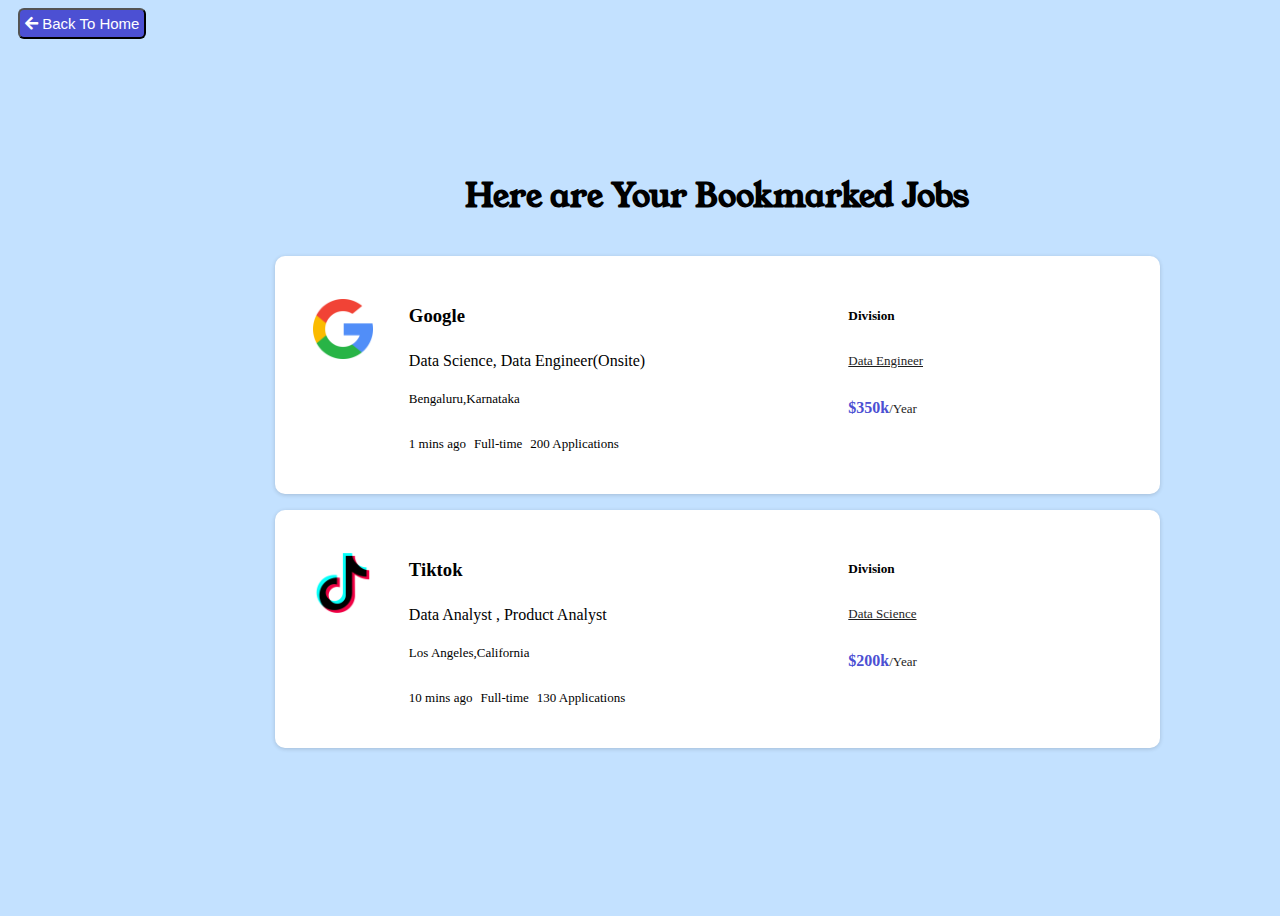
<file: assets/bookmarks.html>
<!DOCTYPE html>
<html lang="en">
<head>
    <meta charset="UTF-8">
    <meta name="viewport" content="width=device-width, initial-scale=1.0">
    <link rel="stylesheet" href="./css/bookmarks.css">
    <link rel="stylesheet" href="https://cdnjs.cloudflare.com/ajax/libs/font-awesome/5.15.2/css/all.min.css" />
    <title>JobsPlace - Bookmarks</title>
</head>
<body class="full-background">
    <div class="back">
        <button onclick="goBack()"><i class="fas fa-arrow-left"></i>   Back To Home</button>
        </div>
    
        <script>
        function goBack() {
        window.history.back();
        }
        </script>
    <div class="full">
        <div class="header">
            <h1>Here are Your Bookmarked Jobs</h1>
        </div>

        <div class="wrapper">
            <!--google-->
            <div class="card">
                <div class="card-left blue-bg">
                    <img src="../images/google.png">
                </div>
                <div class="card-center">
                    <h3>Google</h3>
                    <p class="card-detail">Data Science, Data Engineer(Onsite)</p>
                    <p class="card-loc"><ion-icon name="location-outline"></ion-icon>Bengaluru,Karnataka</p>
                    <div class="card-sub">
                        <p><ion-icon name="today-outline"></ion-icon>1 mins ago</p>
                        <p><ion-icon name="hourglass-outline"></ion-icon>Full-time</p>
                        <p><ion-icon name="people-outline"></ion-icon>200 Applications</p>
                    </div>
                </div>
                <div class="card-right">
                    <div class="card-tag">
                        <h5>Division</h5>
                        <a href="#">Data Engineer</a>
                    </div>
                    <div class="card-salary">
                        <p><b>$350k</b><span>/Year</span></p>
                    </div>
                </div>
            </div>
        <!--tiktok-->
            <div class="card">
                <div class="card-left yellow-bg">
                    <img src="../images/tik-tok.png">
                </div>
                <div class="card-center">
                    <h3>Tiktok</h3>
                    <p class="card-detail">Data Analyst , Product Analyst</p>
                    <p class="card-loc"><ion-icon name="location-outline"></ion-icon>Los Angeles,California</p>
                    <div class="card-sub">
                        <p><ion-icon name="today-outline"></ion-icon>10 mins ago</p>
                        <p><ion-icon name="hourglass-outline"></ion-icon>Full-time</p>
                        <p><ion-icon name="people-outline"></ion-icon>130 Applications</p>
                    </div>
                </div>
                <div class="card-right">
                    <div class="card-tag">
                        <h5>Division</h5>
                        <a href="#">Data Science</a>
                    </div>
                    <div class="card-salary">
                        <p><b>$200k</b><span>/Year</span></p>
                    </div>
                </div>
            </div>

            <!--facebook-->
        </div>

    </div>

    
</body>
</html>
</file>
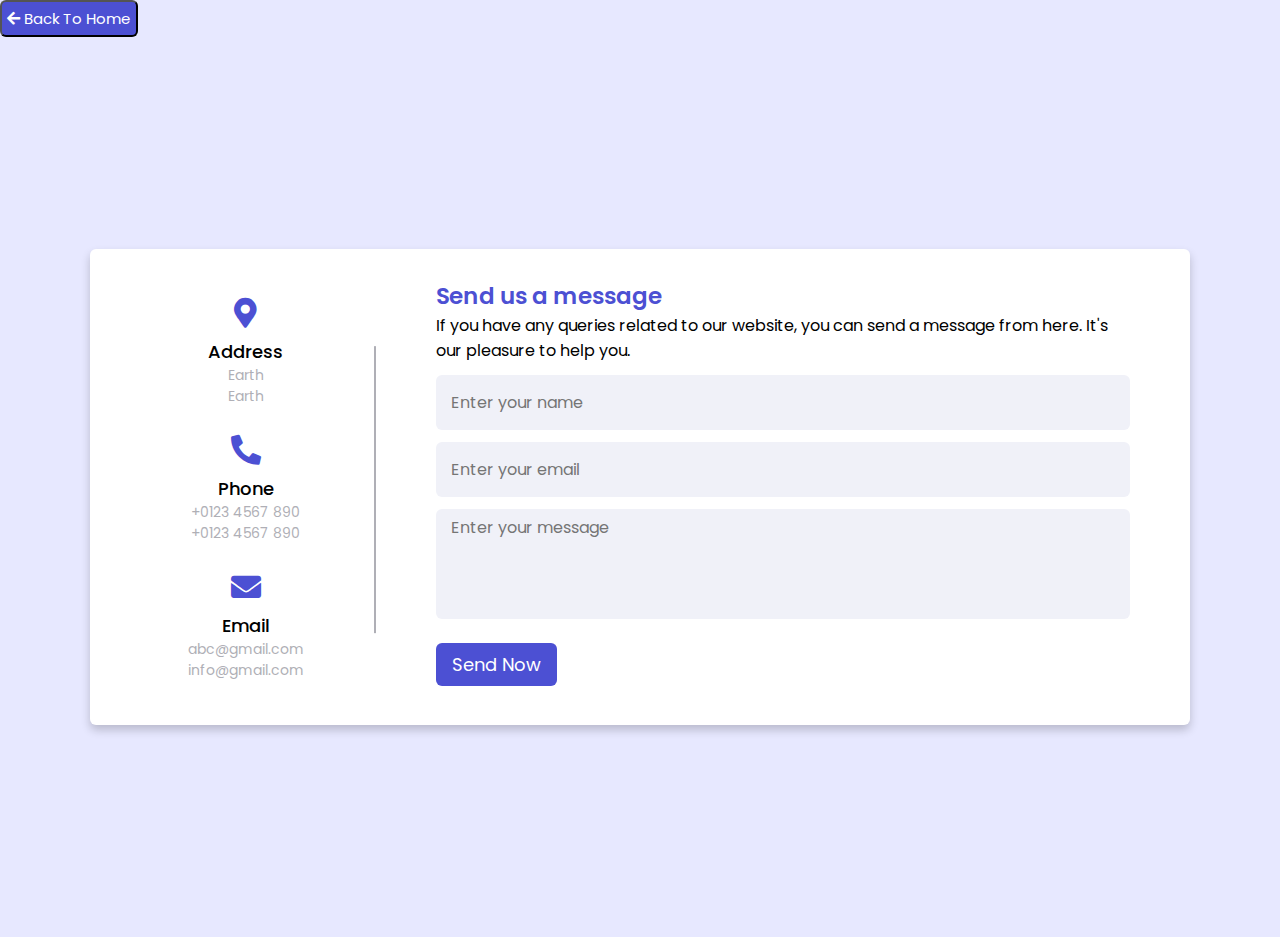
<file: assets/contact.html>
<!DOCTYPE html>
<!-- Website - www.codingnepalweb.com -->
<html lang="en" dir="ltr">
  <head>
    <meta charset="UTF-8" />
    <title>JobPlace - Contact Us</title>
    <link rel="stylesheet" href="./css/contact.css" />
    <!-- Fontawesome CDN Link -->
    <link rel="stylesheet" href="https://cdnjs.cloudflare.com/ajax/libs/font-awesome/5.15.2/css/all.min.css" />
    <meta name="viewport" content="width=device-width, initial-scale=1.0" />
  </head>
  <body>
    <div class="back">
    <button onclick="goBack()"><i class="fas fa-arrow-left"></i>   Back To Home</button>
    </div>

    <script>
    function goBack() {
    window.history.back();
    }
    </script>
    <section id="main">
    <div class="container">
      <div class="content">
        <div class="left-side">
          <div class="address details">
            <i class="fas fa-map-marker-alt"></i>
            <div class="topic">Address</div>
            <div class="text-one">Earth</div>
            <div class="text-two">Earth</div>
          </div>
          <div class="phone details">
            <i class="fas fa-phone-alt"></i>
            <div class="topic">Phone</div>
            <div class="text-one">+0123 4567 890</div>
            <div class="text-two">+0123 4567 890</div>
          </div>
          <div class="email details">
            <i class="fas fa-envelope"></i>
            <div class="topic">Email</div>
            <div class="text-one">abc@gmail.com</div>
            <div class="text-two">info@gmail.com</div>
          </div>
        </div>
        <div class="right-side">
          <div class="topic-text">Send us a message</div>
          <p>If you have any queries related to our website, you can send a message from here. It's our pleasure to help you.</p>
          
          <form action="#">
            <div class="input-box">
              <input type="text" placeholder="Enter your name" />
            </div>
            <div class="input-box">
              <input type="text" placeholder="Enter your email" />
            </div>
            <div class="input-box message-box">
              <textarea placeholder="Enter your message"></textarea>
            </div>
            <div class="button">
              <input type="button" value="Send Now" />
            </div>
          </form>
        </div>
      </div>
    </div>
    </section>
  </body>
</html>
</file>
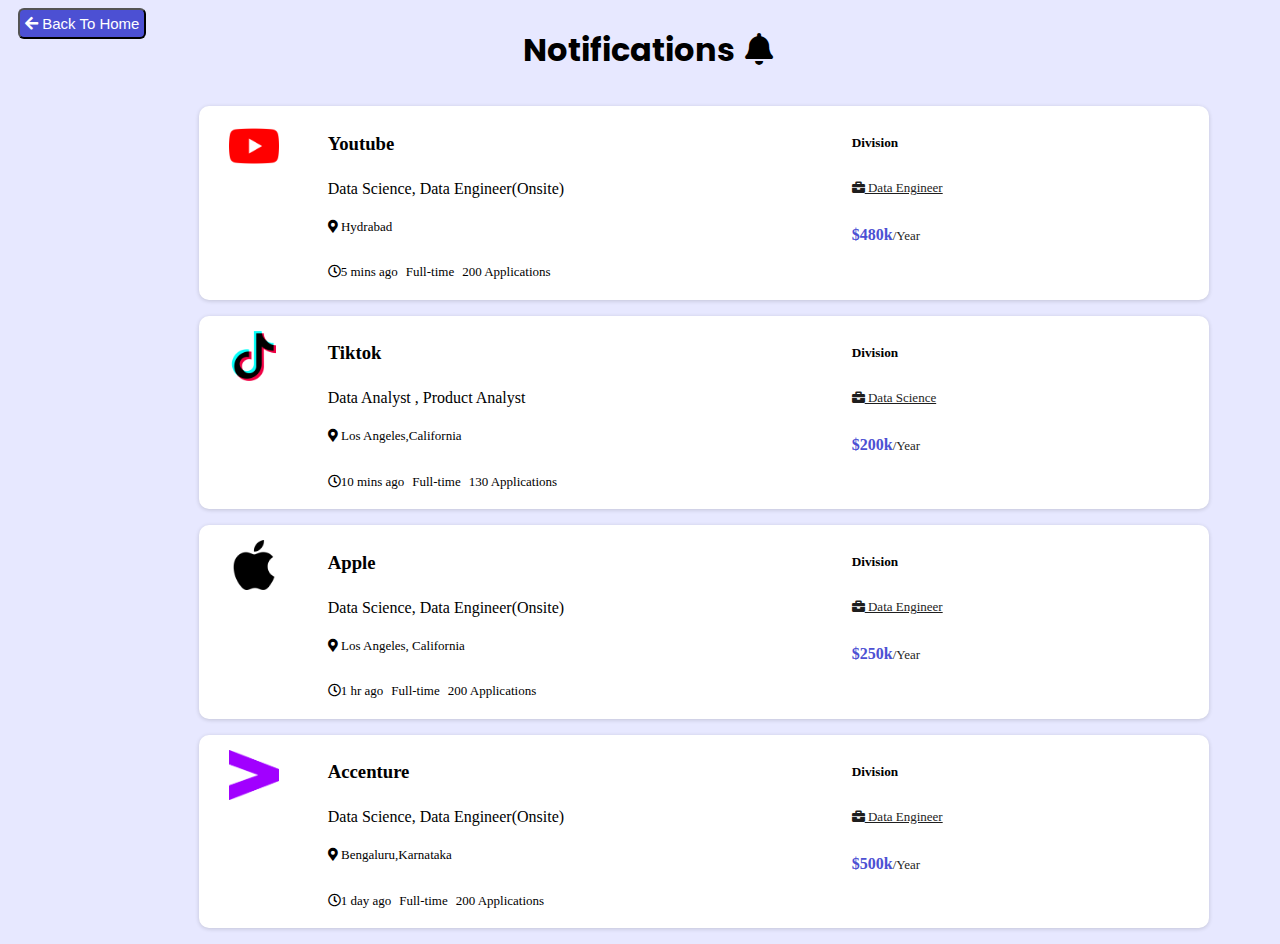
<file: assets/notification.html>
<!DOCTYPE html>
<html lang="en">
<head>
    <meta charset="UTF-8">
    <meta name="viewport" content="width=device-width, initial-scale=1.0">
    <link rel="stylesheet" href="./css/notification.css">
    <link rel="stylesheet" href="https://cdnjs.cloudflare.com/ajax/libs/font-awesome/5.15.2/css/all.min.css" />
    <title>JobsPlace - Notifications</title>
</head>
<body class="full-background">
    <div class="back">
        <button onclick="goBack()"><i class="fas fa-arrow-left"></i>   Back To Home</button>
        </div>
    
        <script>
        function goBack() {
        window.history.back();
        }
        </script>
    <div class="full">
        <div class="header">
            <h1> Notifications<i class="fas fa-bell" color="black"></i></h1>
        </div>

        <div class="wrapper">
            <!--youtube-->
            <div class="card">
                <div class="card-left blue-bg">
                    <img src="../images/youtube.png">
                </div>
                <div class="card-center">
                    <h3>Youtube</h3>
                    <p class="card-detail">Data Science, Data Engineer(Onsite)</p>
                    <p class="card-loc"><ion-icon name="location-outline"></ion-icon><i class="fas fa-map-marker-alt" color="black"></i> Hydrabad</p>
                    <div class="card-sub">
                        <p><ion-icon name="today-outline"></ion-icon><i class="far fa-clock" color="black"></i>5 mins ago</p>
                        <p><ion-icon name="hourglass-outline"></ion-icon>Full-time</p>
                        <p><ion-icon name="people-outline"></ion-icon>200 Applications</p>
                    </div>
                </div>
                <div class="card-right">
                    <div class="card-tag">
                        <h5>Division</h5>
                        <a href="#"><i class="fas fa-briefcase" color="black"></i> Data Engineer</a>
                    </div>
                    <div class="card-salary">
                        <p><b>$480k</b><span>/Year</span></p>
                    </div>
                </div>
            </div>

            <!--tiktok-->
            <div class="card">
                <div class="card-left yellow-bg">
                    <img src="../images/tik-tok.png">
                </div>
                <div class="card-center">
                    <h3>Tiktok</h3>
                    <p class="card-detail">Data Analyst , Product Analyst</p>
                    <p class="card-loc"><ion-icon name="location-outline"></ion-icon><i class="fas fa-map-marker-alt" color="black"></i> Los Angeles,California</p>
                    <div class="card-sub">
                        <p><ion-icon name="today-outline"></ion-icon><i class="far fa-clock" color="black"></i>10 mins ago</p>
                        <p><ion-icon name="hourglass-outline"></ion-icon>Full-time</p>
                        <p><ion-icon name="people-outline"></ion-icon>130 Applications</p>
                    </div>
                </div>
                <div class="card-right">
                    <div class="card-tag">
                        <h5>Division</h5>
                        <a href="#"><i class="fas fa-briefcase" color="black"></i> Data Science</a>
                    </div>
                    <div class="card-salary">
                        <p><b>$200k</b><span>/Year</span></p>
                    </div>
                </div>
            </div>

            <!--apple-->
            <div class="card">
                <div class="card-left blue-bg">
                    <img src="../images/apple-logo.png">
                </div>
                <div class="card-center">
                    <h3>Apple</h3>
                    <p class="card-detail">Data Science, Data Engineer(Onsite)</p>
                    <p class="card-loc"><ion-icon name="location-outline"></ion-icon><i class="fas fa-map-marker-alt" color="black"></i> Los Angeles, California</p>
                    <div class="card-sub">
                        <p><ion-icon name="today-outline"></ion-icon><i class="far fa-clock" color="black"></i>1 hr ago</p>
                        <p><ion-icon name="hourglass-outline"></ion-icon>Full-time</p>
                        <p><ion-icon name="people-outline"></ion-icon>200 Applications</p>
                    </div>
                </div>
                <div class="card-right">
                    <div class="card-tag">
                        <h5>Division</h5>
                        <a href="#"><i class="fas fa-briefcase" color="black"></i> Data Engineer</a>
                    </div>
                    <div class="card-salary">
                        <p><b>$250k</b><span>/Year</span></p>
                    </div>
                </div>
            </div>

            <!--accenture-->
            <div class="card">
                <div class="card-left blue-bg">
                    <img src="../images/Accenture.png">
                </div>
                <div class="card-center">
                    <h3>Accenture</h3>
                    <p class="card-detail">Data Science, Data Engineer(Onsite)</p>
                    <p class="card-loc"><ion-icon name="location-outline"></ion-icon><i class="fas fa-map-marker-alt" color="black"></i> Bengaluru,Karnataka</p>
                    <div class="card-sub">
                        <p><ion-icon name="today-outline"></ion-icon><i class="far fa-clock" color="black"></i>1 day ago</p>
                        <p><ion-icon name="hourglass-outline"></ion-icon>Full-time</p>
                        <p><ion-icon name="people-outline"></ion-icon>200 Applications</p>
                    </div>
                </div>
                <div class="card-right">
                    <div class="card-tag">
                        <h5>Division</h5>
                        <a href="#"><i class="fas fa-briefcase" color="black"></i> Data Engineer</a>
                    </div>
                    <div class="card-salary">
                        <p><b>$500k</b><span>/Year</span></p>
                    </div>
                </div>
            </div>

        </div>

    </div>

    
</body>
</html>
</file>
<file: assets/css/bookmarks.css>
@import url('https://fonts.googleapis.com/css2?family=Poppins:ital,wght@1,200;1,300;1,400;1,500;1,600;1,700;1,800;1,900&family=Young+Serif&display=swap');
:root{
    --primaryColor: #4c50d3;
    --secondaryColor:#50c2d8;;
    --fontColor: #1e1e1e;
    --whiteColor: #fff;
    --greyColor: #e7e7e7;
    --darkgreyColor: #5f5f5f;
    --sofPurple: #e7e8ff;
    --softBlue: #c3e1ff;
    --softyellow: #fff5cc;
    --softRed: #ffcbc8;
}

/* BACK BUTTON */
button{
    margin-left: 10px;
    font-size: 15px;
    color: white;
    border-radius: 6px;
    background-color: #4C50D3;
    padding: 5px;
    cursor: pointer;
    transition: all 0.3s ease;
}
button:hover{
    background-color: #5029bc;
}

.full-background{
    background-color: #c3e1ff;
}
.header h1{
    font-family: 'Young Serif', serif;
    text-align: center;
}
html{
    overflow-x: hidden;
}
body {
    width: 100%;
    height: 100vh;
    display: flex;
}
.wrapper{
    width: 100%;
    display: flex;
    flex-direction: column;
    padding: 1rem 0;
    gap: 1rem;
}

.full{
    margin: auto;
}

.card{
    display: flex;
    flex-wrap: wrap;
    flex-direction: row;
    align-items: flex-start;
    padding: 3%;
    margin: 0 1%;
    background-color: var(--whiteColor);
    line-height: 1.5;
    gap: 1.5rem;
    box-shadow: rgba(0, 0, 0, 0.16) 0px 1px 4px;
    border-radius: 10px;
    cursor: pointer;
}

.card:hover{
    box-shadow: rgba(0, 0, 0, 0.16) 0px 3px 8px;
}

.card-left{
    width: 10%;
    min-width: 50px;
    display: flex;
    justify-content: center;
    border-radius: 20%;
}

.card-left img{
    width: 100%;
    height: auto;
    min-width: 60px;
    padding: 1rem;
}

.card-center {
    width: 50%;
}

.card-loc, .card-sub{
    font-size: 13px;
    color: var(--darkGreyColor); 
}

.card-sub{
    display: flex;
    flex-wrap: wrap;
}

.card-sub p{
    display: flex;
    padding: 0 0.5rem 0 0;
    align-items: center;
}

.card-right{
    width: 15%;
}

.card-tag a{
    color: var(--fontColor);
    font-size: 13px;
}

.card-salary{
    padding: 0.5rem 0;
    color: var(--primaryColor);
}

.card-salary span{
    color: var(--fontColor);
    font-size: 13px;
}

/* SCROLLBAR */
/* width */
::-webkit-scrollbar {
    width: 10px;
    background-color: rgba(85, 84, 84, 0.364);
  }
  
  /* Track */
  ::-webkit-scrollbar-track {
    background: #161616fb;
    box-shadow: inset 0 0 5px grey;
    border-radius: 10px;
  }
  
  /* Handle */
  ::-webkit-scrollbar-thumb {
    background: #4c50d3;
    border-radius: 10px;
  }
  
  /* Handle on hover */
  ::-webkit-scrollbar-thumb:hover {
    background: #1b0093
  }
</file>
<file: assets/css/contact.css>
/* Google Font CDN Link */
@import url("https://fonts.googleapis.com/css2?family=Poppins:wght@200;300;400;500;600;700&display=swap");
* {
  margin: 0;
  padding: 0;
  box-sizing: border-box;
  font-family: "Poppins", sans-serif;
}
html{
  scroll-behavior: smooth;
  overflow: hidden;
}
body{
    background: #E7E8FF;
}
#main{
    min-height: 100vh;
  width: 100%;
  background: #E7E8FF;
  display: flex;
  align-items: center;
  justify-content: center;
}
/* BACK BUTTON */
button{
    font-size: 15px;
    color: white;
    border-radius: 6px;
    background-color: #4C50D3;
    padding: 5px;
    cursor: pointer;
    transition: all 0.3s ease;
}
button:hover{
    background-color: #5029bc;
}

.container {
  max-width: 1100px;
  width: 100%;
  background: #fff;
  border-radius: 6px;
  padding: 20px 60px 30px 40px;
  box-shadow: 0 5px 10px rgba(0, 0, 0, 0.2);
}
.container .content {
  display: flex;
  align-items: center;
  justify-content: space-between;
}
.container .content .left-side {
  width: 25%;
  height: 100%;
  display: flex;
  flex-direction: column;
  align-items: center;
  justify-content: center;
  margin-top: 15px;
  position: relative;
}
.content .left-side::before {
  content: "";
  position: absolute;
  height: 70%;
  width: 2px;
  right: -15px;
  top: 50%;
  transform: translateY(-50%);
  background: #afafb6;
}
.content .left-side .details {
  margin: 14px;
  text-align: center;
}
.content .left-side .details i {
  font-size: 30px;
  color: #4C50D3;
  margin-bottom: 10px;
}
.content .left-side .details .topic {
  font-size: 18px;
  font-weight: 500;
}
.content .left-side .details .text-one,
.content .left-side .details .text-two {
  font-size: 14px;
  color: #afafb6;
}

.container .content .right-side {
  width: 75%;
  margin-left: 75px;
}
.content .right-side .topic-text {
  font-size: 23px;
  font-weight: 600;
  color: #4C50D3;
}
.right-side .input-box {
  height: 55px;
  width: 100%;
  margin: 12px 0;
}
.right-side .input-box input,
.right-side .input-box textarea {
  height: 100%;
  width: 100%;
  border: none;
  outline: none;
  font-size: 16px;
  background: #f0f1f8;
  border-radius: 6px;
  padding: 0 15px;
  resize: none;
}
.right-side .message-box {
  min-height: 110px;
}
.right-side .input-box textarea {
  padding-top: 6px;
}
.right-side .button {
  display: inline-block;
  margin-top: 12px;
}
.right-side .button input[type="button"] {
  color: #fff;
  font-size: 18px;
  outline: none;
  border: none;
  padding: 8px 16px;
  border-radius: 6px;
  background: #4C50D3;
  cursor: pointer;
  transition: all 0.3s ease;
}
.button input[type="button"]:hover {
  background: #5029bc;
}

@media (max-width: 950px) {
  .container {
    width: 90%;
    padding: 30px 40px 40px 35px;
  }
  .container .content .right-side {
    width: 75%;
    margin-left: 55px;
  }
}
@media (max-width: 820px) {
  .container {
    margin: 40px 0;
    height: 100%;
  }
  .container .content {
    flex-direction: column-reverse;
  }
  .container .content .left-side {
    width: 100%;
    flex-direction: row;
    margin-top: 40px;
    justify-content: center;
    flex-wrap: wrap;
  }
  .container .content .left-side::before {
    display: none;
  }
  .container .content .right-side {
    width: 100%;
    margin-left: 0;
  }
}

/* /// */
</file>
<file: assets/css/notification.css>
@import url('https://fonts.googleapis.com/css2?family=Poppins:ital,wght@1,200;1,300;1,400;1,500;1,600;1,700;1,800;1,900&family=Young+Serif&display=swap');
:root{
    --primaryColor: #4c50d3;
    --secondaryColor:#50c2d8;;
    --fontColor: #1e1e1e;
    --whiteColor: #fff;
    --greyColor: #e7e7e7;
    --darkgreyColor: #5f5f5f;
    --sofPurple: #e7e8ff;
    --softBlue: #c3e1ff;
    --softyellow: #fff5cc;
    --softRed: #ffcbc8;
}

/* BACK BUTTON */
button{
    margin-left: 10px;
    font-size: 15px;
    color: white;
    border-radius: 6px;
    background-color: #4C50D3;
    padding: 5px;
    cursor: pointer;
    transition: all 0.3s ease;
}
button:hover{
    background-color: #5029bc;
}

.full-background{
    background-color: #E7E8FF;
}

.header h1 {
    margin: 0;
    padding: 15px;
    box-sizing: border-box;
    font-family: "Poppins", sans-serif;
    font-weight: bold;
    text-align: center;
}
.header h1 i{
    padding:10px;
}
html{
    overflow-x: hidden;
}
body {
    width: 90%;
    height: 100vh;
    display: flex;
}
.wrapper{
    width: 100%;
    display: flex;
    flex-direction: column;
    padding: 1rem 0;
    gap: 1rem;
}

.full{
    margin: auto;
}

.card{
    display: flex;
    flex-wrap: wrap;
    flex-direction: row;
    align-items: flex-start;
    padding: 5px;
    margin: 0 5%;
    background-color: var(--whiteColor);
    line-height: 1.5;
    gap: 1.5rem;
    box-shadow: rgba(0, 0, 0, 0.16) 0px 1px 4px;
    border-radius: 10px;
    cursor: pointer;
    width: 1000px;
    
}

.card:hover{
    box-shadow: rgba(0, 0, 0, 0.16) 0px 3px 8px;
}

.card-left{
    width: 10%;
    display: flex;
    justify-content: center;
    border-radius: 20%;
    margin-top:10px;
}

.card-left img{
    height: 50px;
    width:50px;
}

.card-center {
    width: 50%;
}

.card-loc, .card-sub{
    font-size: 13px;
    color: var(--darkGreyColor); 
}

.card-sub{
    display: flex;
    flex-wrap: wrap;
}

.card-sub p{
    display: flex;
    padding: 0 0.5rem 0 0;
    align-items: center;
}

.card-right{
    width: 15%;
}

.card-tag a{
    color: var(--fontColor);
    font-size: 13px;
}

.card-salary{
    padding: 0.5rem 0;
    color: var(--primaryColor);
}

.card-salary span{
    color: var(--fontColor);
    font-size: 13px;
}

/* SCROLLBAR */
/* width */
::-webkit-scrollbar {
    width: 10px;
    background-color: rgba(85, 84, 84, 0.364);
  }
  
  /* Track */
  ::-webkit-scrollbar-track {
    background: #161616fb;
    box-shadow: inset 0 0 5px grey;
    border-radius: 10px;
  }
  
  /* Handle */
  ::-webkit-scrollbar-thumb {
    background: #4c50d3;
    border-radius: 10px;
  }
  
  /* Handle on hover */
  ::-webkit-scrollbar-thumb:hover {
    background: #1b0093
  }
</file>
